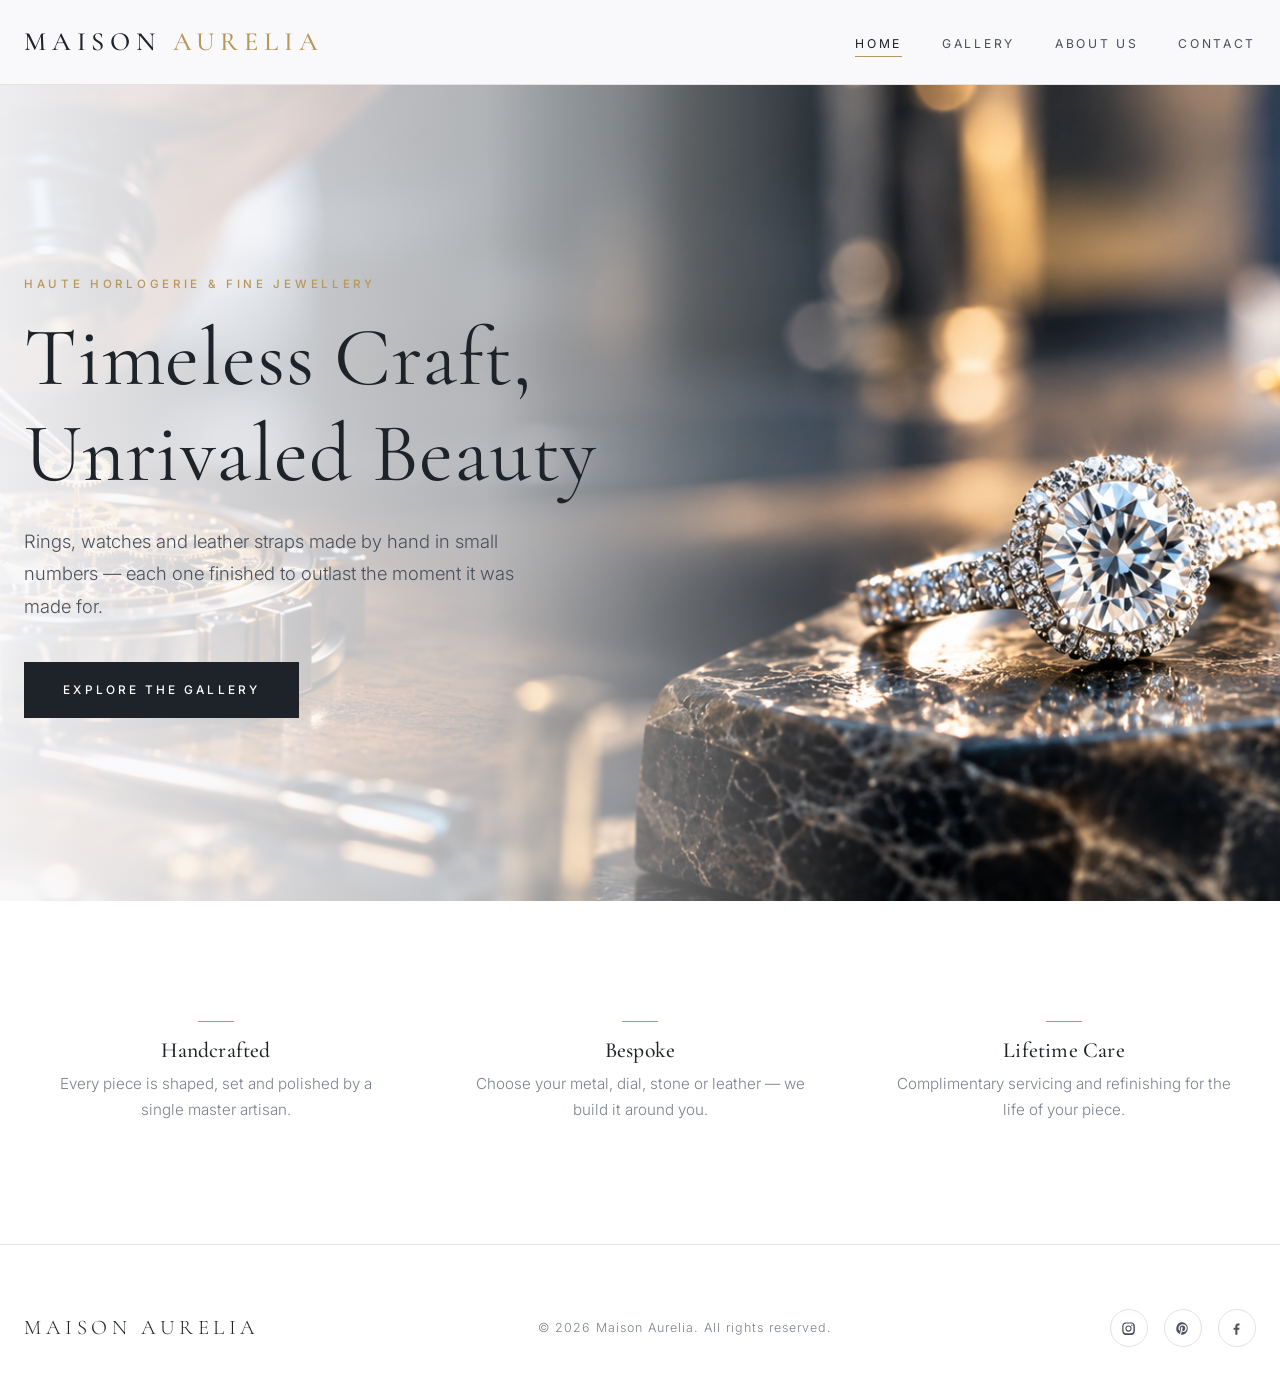
<file: index.html>
<!DOCTYPE html>
<html lang="en">
<head>
  <meta charset="UTF-8">
  <meta name="viewport" content="width=device-width, initial-scale=1">
  <title>Maison Aurelia — Timeless Craft, Unrivaled Beauty</title>
  <meta name="description" content="Maison Aurelia: bespoke fine rings, handcrafted watches and artisan leather straps.">
  <link rel="icon" href="assets/favicon.svg" type="image/svg+xml">
  <link rel="preconnect" href="https://fonts.googleapis.com">
  <link rel="preconnect" href="https://fonts.gstatic.com" crossorigin>
  <link href="https://fonts.googleapis.com/css2?family=Cormorant+Garamond:ital,wght@0,400;0,500;0,600;1,400&family=Inter:wght@300;400;500&display=swap" rel="stylesheet">
  <link rel="stylesheet" href="style.css">
</head>
<body>
  <a class="skip-link" href="#main">Skip to content</a>

  <header class="site-header">
    <div class="container header-inner">
      <a href="index.html" class="logo" aria-label="Maison Aurelia — Home">Maison <span>Aurelia</span></a>
      <button class="nav-toggle" aria-expanded="false" aria-controls="main-nav" aria-label="Toggle menu"><span></span></button>
      <nav class="main-nav" id="main-nav" aria-label="Primary">
        <ul class="nav-list">
          <li><a class="nav-link" href="index.html" aria-current="page">Home</a></li>
          <li><a class="nav-link" href="gallery.html">Gallery</a></li>
          <li><a class="nav-link" href="about.html">About Us</a></li>
          <li><a class="nav-link" href="contact.html">Contact</a></li>
        </ul>
      </nav>
    </div>
  </header>

  <main id="main">
    <section class="hero" aria-labelledby="hero-title">
      <div class="hero__media">
        <!-- To use a watchmaker video, uncomment and add your file:
        <video autoplay muted loop playsinline poster="assets/hero.svg">
          <source src="assets/watchmaker.mp4" type="video/mp4">
        </video> -->
        <img src="assets/Luxury ring.png" alt="A luxury steel and gold wristwatch in soft studio light" width="2400" height="1200">
      </div>
      <div class="container">
        <div class="hero__content">
          <span class="eyebrow">Haute Horlogerie &amp; Fine Jewellery</span>
          <h1 id="hero-title">Timeless Craft, Unrivaled Beauty</h1>
          <p>Rings, watches and leather straps made by hand in small numbers — each one finished to outlast the moment it was made for.</p>
          <a class="btn" href="gallery.html">Explore the Gallery</a>
        </div>
      </div>
    </section>

    <section class="section section--alt" aria-label="Our promise">
      <div class="container values">
        <div class="values__item reveal">
          <span class="values__mark"></span>
          <h3>Handcrafted</h3>
          <p>Every piece is shaped, set and polished by a single master artisan.</p>
        </div>
        <div class="values__item reveal reveal-delay-1">
          <span class="values__mark"></span>
          <h3>Bespoke</h3>
          <p>Choose your metal, dial, stone or leather — we build it around you.</p>
        </div>
        <div class="values__item reveal reveal-delay-2">
          <span class="values__mark"></span>
          <h3>Lifetime Care</h3>
          <p>Complimentary servicing and refinishing for the life of your piece.</p>
        </div>
      </div>
    </section>
  </main>

  <footer class="site-footer">
    <div class="container footer-inner">
      <span class="footer-brand">Maison Aurelia</span>
      <p class="footer-copy">&copy; 2026 Maison Aurelia. All rights reserved.</p>
      <div class="social" aria-label="Social links">
        <a href="https://instagram.com" aria-label="Instagram" target="_blank" rel="noopener"><svg viewBox="0 0 24 24" aria-hidden="true"><path d="M12 7a5 5 0 1 0 0 10 5 5 0 0 0 0-10zm0 8.2a3.2 3.2 0 1 1 0-6.4 3.2 3.2 0 0 1 0 6.4zM17.3 5.6a1.2 1.2 0 1 0 0 2.4 1.2 1.2 0 0 0 0-2.4zM12 2.2c-2.7 0-3 0-4.1.1-1.1 0-1.8.2-2.4.5-.7.3-1.2.6-1.8 1.200-.6.6-.9 1.100-1.200 1.800-.3.6-.4 1.300-.5 2.400C2 9.300 2 9.600 2 12.300s0 3 .1 4.100c.1 1.100.2 1.800.5 2.400.3.700.6 1.200 1.200 1.800.6.600 1.100.9 1.800 1.200.6.300 1.300.4 2.400.5 1.100.1 1.400.1 4.100.1s3 0 4.100-.1c1.100-.1 1.800-.2 2.400-.5.700-.3 1.200-.6 1.800-1.200.6-.6.9-1.100 1.200-1.800.3-.6.4-1.300.5-2.400.1-1.100.1-1.400.1-4.100s0-3-.1-4.100c-.1-1.100-.2-1.800-.5-2.400-.3-.7-.6-1.200-1.200-1.800-.6-.6-1.100-.9-1.800-1.200-.6-.3-1.300-.4-2.400-.5C15 2.200 14.700 2.200 12 2.200zm0 1.800c2.600 0 3 0 4 .1.900 0 1.400.2 1.700.3.400.2.700.4 1 .7.300.3.500.6.700 1 .1.300.3.800.3 1.700.1 1 .1 1.300.1 4s0 3-.1 4c0 .9-.2 1.400-.3 1.700-.2.400-.4.700-.7 1-.3.300-.6.500-1 .7-.3.100-.8.300-1.700.3-1 .1-1.300.1-4 .1s-3 0-4-.1c-.9 0-1.400-.2-1.700-.3-.4-.2-.7-.4-1-.7-.3-.3-.5-.6-.7-1-.1-.3-.3-.8-.3-1.700C4 15 4 14.700 4 12s0-3 .1-4c0-.9.2-1.400.3-1.700.2-.4.400-.7.7-1 .3-.3.600-.5 1-.7.300-.1.800-.3 1.700-.3C9 4 9.400 4 12 4z"/></svg></a>
        <a href="https://pinterest.com" aria-label="Pinterest" target="_blank" rel="noopener"><svg viewBox="0 0 24 24" aria-hidden="true"><path d="M12 2a10 10 0 0 0-3.600 19.300c-.1-.8-.2-2 0-2.900l1.200-5s-.3-.6-.3-1.500c0-1.400.8-2.400 1.800-2.400.9 0 1.300.6 1.300 1.400 0 .9-.5 2.100-.8 3.300-.2 1 .5 1.800 1.500 1.800 1.800 0 3.200-1.900 3.200-4.600 0-2.400-1.700-4.100-4.200-4.100-2.900 0-4.600 2.200-4.600 4.400 0 .9.300 1.800.7 2.300.1.100.1.200.1.300l-.3 1.100c0 .2-.1.200-.3.100-1.300-.6-2.100-2.500-2.100-4 0-3.300 2.400-6.300 6.900-6.300 3.600 0 6.400 2.600 6.400 6 0 3.600-2.300 6.500-5.400 6.500-1.100 0-2.100-.5-2.400-1.200l-.7 2.500c-.2.900-.9 2.100-1.300 2.800A10 10 0 1 0 12 2z"/></svg></a>
        <a href="https://facebook.com" aria-label="Facebook" target="_blank" rel="noopener"><svg viewBox="0 0 24 24" aria-hidden="true"><path d="M13.500 22v-8.200h2.800l.4-3.200h-3.200V8.600c0-.9.300-1.600 1.600-1.600h1.700V4.100c-.3 0-1.300-.1-2.500-.1-2.400 0-4.100 1.500-4.100 4.200v2.400H7.400v3.200h2.800V22h3.300z"/></svg></a>
      </div>
    </div>
  </footer>

  <script src="script.js"></script>
</body>
</html>
</file>
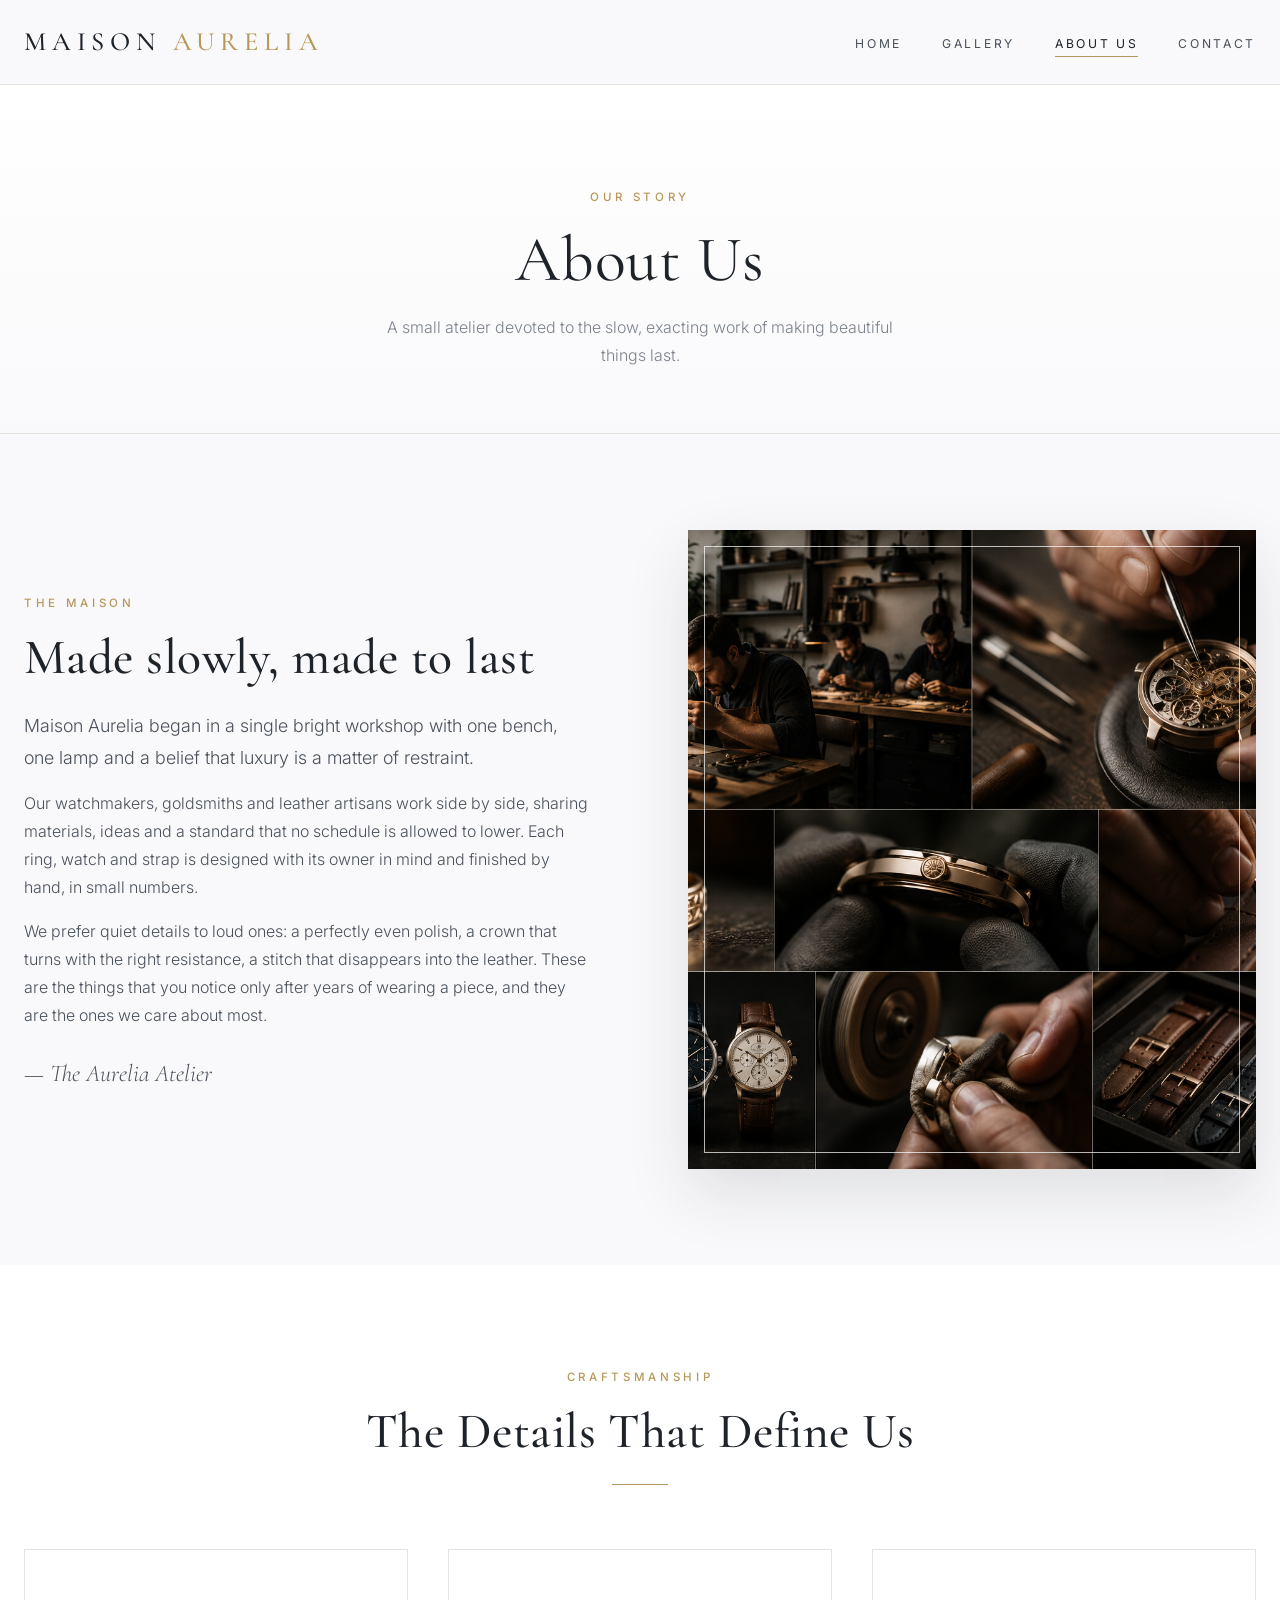
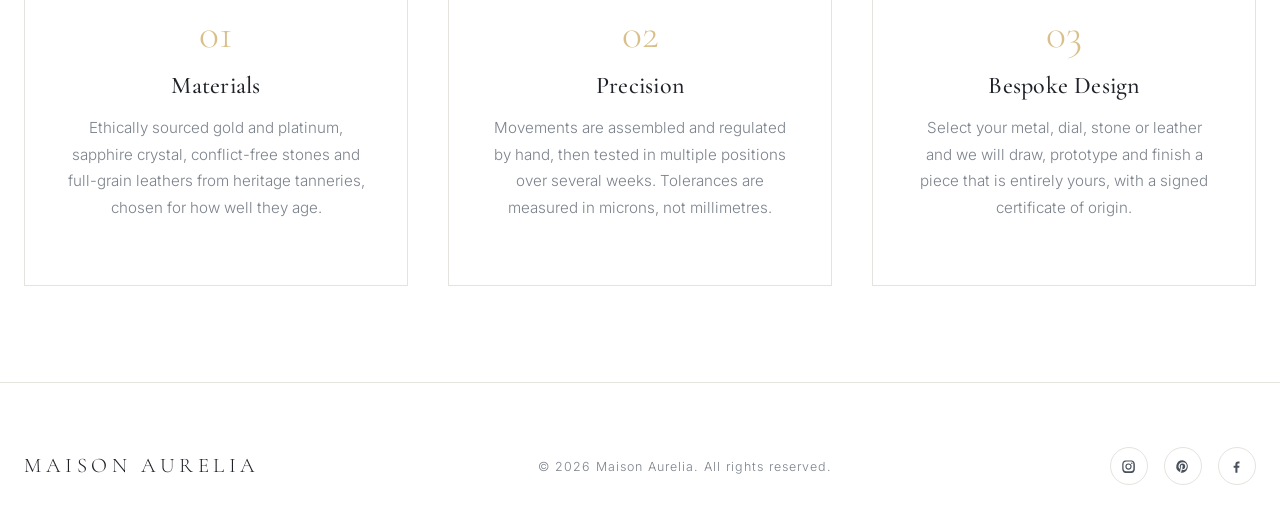
<file: about.html>
<!DOCTYPE html>
<html lang="en">
<head>
  <meta charset="UTF-8">
  <meta name="viewport" content="width=device-width, initial-scale=1">
  <title>About Us — Maison Aurelia</title>
  <meta name="description" content="The story and craftsmanship behind Maison Aurelia.">
  <link rel="icon" href="assets/favicon.svg" type="image/svg+xml">
  <link rel="preconnect" href="https://fonts.googleapis.com">
  <link rel="preconnect" href="https://fonts.gstatic.com" crossorigin>
  <link href="https://fonts.googleapis.com/css2?family=Cormorant+Garamond:ital,wght@0,400;0,500;0,600;1,400&family=Inter:wght@300;400;500&display=swap" rel="stylesheet">
  <link rel="stylesheet" href="style.css">
</head>
<body>
  <a class="skip-link" href="#main">Skip to content</a>

  <header class="site-header">
    <div class="container header-inner">
      <a href="index.html" class="logo" aria-label="Maison Aurelia — Home">Maison <span>Aurelia</span></a>
      <button class="nav-toggle" aria-expanded="false" aria-controls="main-nav" aria-label="Toggle menu"><span></span></button>
      <nav class="main-nav" id="main-nav" aria-label="Primary">
        <ul class="nav-list">
          <li><a class="nav-link" href="index.html">Home</a></li>
          <li><a class="nav-link" href="gallery.html">Gallery</a></li>
          <li><a class="nav-link" href="about.html" aria-current="page">About Us</a></li>
          <li><a class="nav-link" href="contact.html">Contact</a></li>
        </ul>
      </nav>
    </div>
  </header>

  <main id="main">
    <section class="page-banner">
      <div class="container">
        <span class="eyebrow">Our Story</span>
        <h1>About Us</h1>
        <p>A small atelier devoted to the slow, exacting work of making beautiful things last.</p>
      </div>
    </section>

    <!-- Brand story -->
    <section class="section" aria-labelledby="story-title">
      <div class="container split">
        <div class="story reveal">
          <span class="eyebrow">The Maison</span>
          <h2 id="story-title">Made slowly, made to last</h2>
          <p class="lead">Maison Aurelia began in a single bright workshop with one bench, one lamp and a belief that luxury is a matter of restraint.</p>
          <p>Our watchmakers, goldsmiths and leather artisans work side by side, sharing materials, ideas and a standard that no schedule is allowed to lower. Each ring, watch and strap is designed with its owner in mind and finished by hand, in small numbers.</p>
          <p>We prefer quiet details to loud ones: a perfectly even polish, a crown that turns with the right resistance, a stitch that disappears into the leather. These are the things that you notice only after years of wearing a piece, and they are the ones we care about most.</p>
          <p class="signature">— The Aurelia Atelier</p>
        </div>
        <div class="split__media reveal reveal-delay-1">
          <img src="assets/studio.png" alt="A bright watchmaker's studio with a workbench, lamp and tool rack" width="1600" height="1800" loading="lazy">
        </div>
      </div>
    </section>

    <!-- Craftsmanship highlights -->
    <section class="section section--alt" aria-labelledby="craft-title">
      <div class="container">
        <div class="section-head reveal">
          <span class="eyebrow">Craftsmanship</span>
          <h2 id="craft-title">The Details That Define Us</h2>
        </div>
        <div class="craft-grid">
          <article class="craft-card reveal">
            <span class="craft-card__num">01</span>
            <h3>Materials</h3>
            <p>Ethically sourced gold and platinum, sapphire crystal, conflict-free stones and full-grain leathers from heritage tanneries, chosen for how well they age.</p>
          </article>
          <article class="craft-card reveal reveal-delay-1">
            <span class="craft-card__num">02</span>
            <h3>Precision</h3>
            <p>Movements are assembled and regulated by hand, then tested in multiple positions over several weeks. Tolerances are measured in microns, not millimetres.</p>
          </article>
          <article class="craft-card reveal reveal-delay-2">
            <span class="craft-card__num">03</span>
            <h3>Bespoke Design</h3>
            <p>Select your metal, dial, stone or leather and we will draw, prototype and finish a piece that is entirely yours, with a signed certificate of origin.</p>
          </article>
        </div>
      </div>
    </section>
  </main>

  <footer class="site-footer">
    <div class="container footer-inner">
      <span class="footer-brand">Maison Aurelia</span>
      <p class="footer-copy">&copy; 2026 Maison Aurelia. All rights reserved.</p>
      <div class="social" aria-label="Social links">
        <a href="https://instagram.com" aria-label="Instagram" target="_blank" rel="noopener"><svg viewBox="0 0 24 24" aria-hidden="true"><path d="M12 7a5 5 0 1 0 0 10 5 5 0 0 0 0-10zm0 8.2a3.2 3.2 0 1 1 0-6.4 3.2 3.2 0 0 1 0 6.4zM17.3 5.6a1.2 1.2 0 1 0 0 2.4 1.2 1.2 0 0 0 0-2.4zM12 2.2c-2.7 0-3 0-4.1.1-1.1 0-1.8.2-2.4.5-.7.3-1.2.6-1.8 1.200-.6.6-.9 1.100-1.200 1.800-.3.6-.4 1.300-.5 2.400C2 9.300 2 9.600 2 12.300s0 3 .1 4.100c.1 1.100.2 1.800.5 2.400.3.700.6 1.200 1.200 1.800.6.600 1.100.9 1.800 1.200.6.300 1.300.4 2.400.5 1.100.1 1.400.1 4.100.1s3 0 4.100-.1c1.100-.1 1.800-.2 2.400-.5.700-.3 1.200-.6 1.800-1.200.6-.6.9-1.100 1.200-1.800.3-.6.4-1.300.5-2.400.1-1.100.1-1.400.1-4.100s0-3-.1-4.100c-.1-1.100-.2-1.800-.5-2.400-.3-.7-.6-1.200-1.200-1.800-.6-.6-1.100-.9-1.800-1.200-.6-.3-1.300-.4-2.400-.5C15 2.200 14.700 2.200 12 2.200zm0 1.800c2.600 0 3 0 4 .1.900 0 1.400.2 1.700.3.400.2.700.4 1 .7.300.3.500.6.700 1 .1.300.3.800.3 1.700.1 1 .1 1.300.1 4s0 3-.1 4c0 .9-.2 1.400-.3 1.700-.2.400-.4.700-.7 1-.3.300-.6.500-1 .7-.3.100-.8.300-1.700.3-1 .1-1.300.1-4 .1s-3 0-4-.1c-.9 0-1.400-.2-1.700-.3-.4-.2-.7-.4-1-.7-.3-.3-.5-.6-.7-1-.1-.3-.3-.8-.3-1.700C4 15 4 14.700 4 12s0-3 .1-4c0-.9.2-1.400.3-1.700.2-.4.400-.7.7-1 .3-.3.600-.5 1-.7.300-.1.800-.3 1.700-.3C9 4 9.400 4 12 4z"/></svg></a>
        <a href="https://pinterest.com" aria-label="Pinterest" target="_blank" rel="noopener"><svg viewBox="0 0 24 24" aria-hidden="true"><path d="M12 2a10 10 0 0 0-3.600 19.300c-.1-.8-.2-2 0-2.900l1.200-5s-.3-.6-.3-1.500c0-1.400.8-2.400 1.800-2.400.9 0 1.300.6 1.300 1.400 0 .9-.5 2.100-.8 3.300-.2 1 .5 1.800 1.500 1.800 1.800 0 3.200-1.900 3.200-4.600 0-2.400-1.700-4.100-4.200-4.100-2.900 0-4.600 2.200-4.600 4.400 0 .9.300 1.800.7 2.300.1.100.1.200.1.300l-.3 1.100c0 .2-.1.200-.3.100-1.300-.6-2.100-2.500-2.100-4 0-3.300 2.400-6.300 6.900-6.300 3.600 0 6.400 2.600 6.400 6 0 3.600-2.300 6.500-5.400 6.500-1.100 0-2.100-.5-2.400-1.200l-.7 2.500c-.2.900-.9 2.100-1.300 2.800A10 10 0 1 0 12 2z"/></svg></a>
        <a href="https://facebook.com" aria-label="Facebook" target="_blank" rel="noopener"><svg viewBox="0 0 24 24" aria-hidden="true"><path d="M13.500 22v-8.200h2.800l.4-3.200h-3.200V8.600c0-.9.300-1.600 1.600-1.600h1.700V4.100c-.3 0-1.300-.1-2.500-.1-2.400 0-4.100 1.500-4.100 4.200v2.400H7.400v3.200h2.800V22h3.300z"/></svg></a>
      </div>
    </div>
  </footer>

  <script src="script.js"></script>
</body>
</html>
</file>
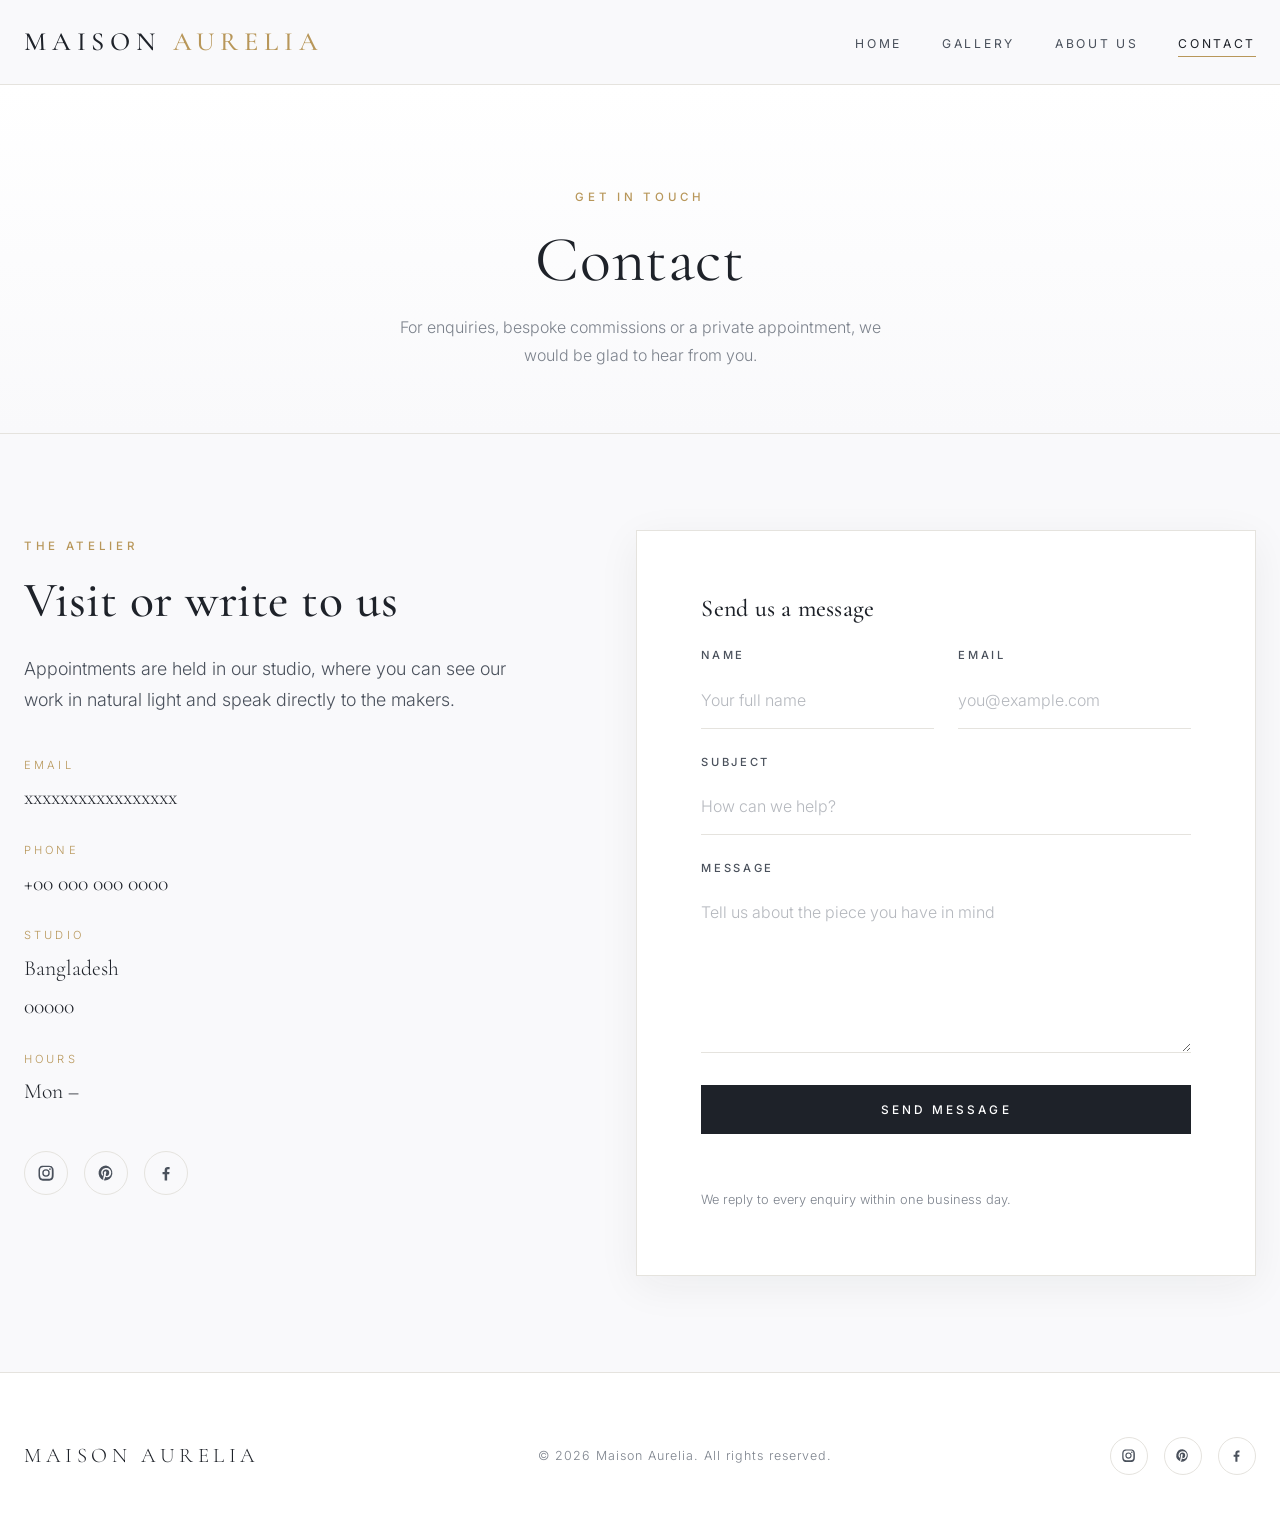
<file: contact.html>
<!DOCTYPE html>
<html lang="en">
<head>
  <meta charset="UTF-8">
  <meta name="viewport" content="width=device-width, initial-scale=1">
  <title>Contact — Maison Aurelia</title>
  <meta name="description" content="Contact the Maison Aurelia atelier for enquiries, bespoke commissions and private appointments.">
  <link rel="icon" href="assets/favicon.svg" type="image/svg+xml">
  <link rel="preconnect" href="https://fonts.googleapis.com">
  <link rel="preconnect" href="https://fonts.gstatic.com" crossorigin>
  <link href="https://fonts.googleapis.com/css2?family=Cormorant+Garamond:ital,wght@0,400;0,500;0,600;1,400&family=Inter:wght@300;400;500&display=swap" rel="stylesheet">
  <link rel="stylesheet" href="style.css">
</head>
<body>
  <a class="skip-link" href="#main">Skip to content</a>

  <header class="site-header">
    <div class="container header-inner">
      <a href="index.html" class="logo" aria-label="Maison Aurelia — Home">Maison <span>Aurelia</span></a>
      <button class="nav-toggle" aria-expanded="false" aria-controls="main-nav" aria-label="Toggle menu"><span></span></button>
      <nav class="main-nav" id="main-nav" aria-label="Primary">
        <ul class="nav-list">
          <li><a class="nav-link" href="index.html">Home</a></li>
          <li><a class="nav-link" href="gallery.html">Gallery</a></li>
          <li><a class="nav-link" href="about.html">About Us</a></li>
          <li><a class="nav-link" href="contact.html" aria-current="page">Contact</a></li>
        </ul>
      </nav>
    </div>
  </header>

  <main id="main">
    <section class="page-banner">
      <div class="container">
        <span class="eyebrow">Get in Touch</span>
        <h1>Contact</h1>
        <p>For enquiries, bespoke commissions or a private appointment, we would be glad to hear from you.</p>
      </div>
    </section>

    <section class="section" aria-label="Contact details and form">
      <div class="container contact-grid">
        <div class="contact-info reveal">
          <span class="eyebrow">The Atelier</span>
          <h2>Visit or write to us</h2>
          <p class="lead">Appointments are held in our studio, where you can see our work in natural light and speak directly to the makers.</p>

          <dl class="contact-list">
            <div>
              <dt>Email</dt>
              <dd><a href="#">xxxxxxxxxxxxxxxxx</a></dd>
            </div>
            <div>
              <dt>Phone</dt>
              <dd><a href="tel:+000000000000">+00 000 000 0000</a></dd>
            </div>
            <div>
              <dt>Studio</dt>
              <dd>Bangladesh<br> 00000</dd>
            </div>
            <div>
              <dt>Hours</dt>
              <dd>Mon –</dd>
            </div>
          </dl>

          <div class="social" aria-label="Social links">
            <a href="https://instagram.com" aria-label="Instagram" target="_blank" rel="noopener"><svg viewBox="0 0 24 24" aria-hidden="true"><path d="M12 7a5 5 0 1 0 0 10 5 5 0 0 0 0-10zm0 8.2a3.2 3.2 0 1 1 0-6.4 3.2 3.2 0 0 1 0 6.4zM17.3 5.6a1.2 1.2 0 1 0 0 2.4 1.2 1.2 0 0 0 0-2.4zM12 2.2c-2.7 0-3 0-4.1.1-1.1 0-1.8.2-2.4.5-.7.3-1.2.6-1.8 1.200-.6.6-.9 1.100-1.200 1.800-.3.6-.4 1.300-.5 2.400C2 9.300 2 9.600 2 12.300s0 3 .1 4.100c.1 1.100.2 1.800.5 2.400.3.700.6 1.200 1.200 1.800.6.600 1.100.9 1.800 1.200.6.300 1.300.4 2.400.5 1.100.1 1.400.1 4.100.1s3 0 4.100-.1c1.100-.1 1.800-.2 2.400-.5.700-.3 1.200-.6 1.800-1.200.6-.6.9-1.100 1.200-1.800.3-.6.4-1.300.5-2.400.1-1.100.1-1.400.1-4.100s0-3-.1-4.100c-.1-1.100-.2-1.800-.5-2.400-.3-.7-.6-1.200-1.200-1.800-.6-.6-1.100-.9-1.800-1.200-.6-.3-1.300-.4-2.400-.5C15 2.200 14.700 2.200 12 2.200zm0 1.800c2.600 0 3 0 4 .1.900 0 1.400.2 1.700.3.400.2.700.4 1 .7.300.3.500.6.700 1 .1.300.3.800.3 1.700.1 1 .1 1.300.1 4s0 3-.1 4c0 .9-.2 1.400-.3 1.700-.2.400-.4.700-.7 1-.3.300-.6.500-1 .7-.3.100-.8.300-1.700.3-1 .1-1.300.1-4 .1s-3 0-4-.1c-.9 0-1.400-.2-1.700-.3-.4-.2-.7-.4-1-.7-.3-.3-.5-.6-.7-1-.1-.3-.3-.8-.3-1.700C4 15 4 14.700 4 12s0-3 .1-4c0-.9.2-1.400.3-1.700.2-.4.400-.7.7-1 .3-.3.600-.5 1-.7.300-.1.800-.3 1.700-.3C9 4 9.400 4 12 4z"/></svg></a>
            <a href="https://pinterest.com" aria-label="Pinterest" target="_blank" rel="noopener"><svg viewBox="0 0 24 24" aria-hidden="true"><path d="M12 2a10 10 0 0 0-3.600 19.300c-.1-.8-.2-2 0-2.900l1.200-5s-.3-.6-.3-1.500c0-1.400.8-2.400 1.800-2.400.9 0 1.300.6 1.300 1.400 0 .9-.5 2.100-.8 3.300-.2 1 .5 1.800 1.500 1.800 1.800 0 3.200-1.900 3.200-4.600 0-2.400-1.700-4.100-4.200-4.100-2.900 0-4.600 2.200-4.600 4.400 0 .9.300 1.800.7 2.300.1.100.1.200.1.300l-.3 1.100c0 .2-.1.200-.3.100-1.300-.6-2.100-2.500-2.100-4 0-3.300 2.400-6.300 6.900-6.300 3.600 0 6.400 2.600 6.400 6 0 3.600-2.300 6.500-5.400 6.500-1.100 0-2.100-.5-2.400-1.200l-.7 2.500c-.2.900-.9 2.100-1.300 2.800A10 10 0 1 0 12 2z"/></svg></a>
            <a href="https://facebook.com" aria-label="Facebook" target="_blank" rel="noopener"><svg viewBox="0 0 24 24" aria-hidden="true"><path d="M13.500 22v-8.200h2.800l.4-3.200h-3.200V8.600c0-.9.300-1.600 1.600-1.600h1.700V4.100c-.3 0-1.300-.1-2.500-.1-2.400 0-4.100 1.500-4.100 4.200v2.400H7.400v3.200h2.800V22h3.300z"/></svg></a>
          </div>
        </div>

        <div class="form-card reveal reveal-delay-1">
          <h3>Send us a message</h3>
          <form id="contact-form" action="#" method="post" novalidate>
            <div class="form-row">
              <div class="field">
                <label for="name">Name</label>
                <input type="text" id="name" name="name" placeholder="Your full name" autocomplete="name" required>
              </div>
              <div class="field">
                <label for="email">Email</label>
                <input type="email" id="email" name="email" placeholder="you@example.com" autocomplete="email" required>
              </div>
            </div>
            <div class="field">
              <label for="subject">Subject</label>
              <input type="text" id="subject" name="subject" placeholder="How can we help?" required>
            </div>
            <div class="field">
              <label for="message">Message</label>
              <textarea id="message" name="message" rows="5" placeholder="Tell us about the piece you have in mind" required></textarea>
            </div>
            <button type="submit" class="btn btn--block">Send Message</button>
            <p class="form-status" id="form-status" role="status" aria-live="polite"></p>
            <p class="form-note">We reply to every enquiry within one business day.</p>
          </form>
        </div>
      </div>
    </section>
  </main>

  <footer class="site-footer">
    <div class="container footer-inner">
      <span class="footer-brand">Maison Aurelia</span>
      <p class="footer-copy">&copy; 2026 Maison Aurelia. All rights reserved.</p>
      <div class="social" aria-label="Social links">
        <a href="https://instagram.com" aria-label="Instagram" target="_blank" rel="noopener"><svg viewBox="0 0 24 24" aria-hidden="true"><path d="M12 7a5 5 0 1 0 0 10 5 5 0 0 0 0-10zm0 8.2a3.2 3.2 0 1 1 0-6.4 3.2 3.2 0 0 1 0 6.4zM17.3 5.6a1.2 1.2 0 1 0 0 2.4 1.2 1.2 0 0 0 0-2.4zM12 2.2c-2.7 0-3 0-4.1.1-1.1 0-1.8.2-2.4.5-.7.3-1.2.6-1.8 1.200-.6.6-.9 1.100-1.200 1.800-.3.6-.4 1.300-.5 2.400C2 9.300 2 9.600 2 12.300s0 3 .1 4.100c.1 1.100.2 1.800.5 2.400.3.700.6 1.200 1.200 1.800.6.600 1.100.9 1.800 1.200.6.300 1.300.4 2.400.5 1.100.1 1.400.1 4.100.1s3 0 4.100-.1c1.100-.1 1.800-.2 2.400-.5.700-.3 1.200-.6 1.800-1.200.6-.6.9-1.100 1.200-1.800.3-.6.4-1.300.5-2.400.1-1.100.1-1.400.1-4.100s0-3-.1-4.100c-.1-1.100-.2-1.800-.5-2.400-.3-.7-.6-1.200-1.200-1.800-.6-.6-1.100-.9-1.800-1.200-.6-.3-1.300-.4-2.400-.5C15 2.200 14.700 2.200 12 2.200zm0 1.800c2.600 0 3 0 4 .1.900 0 1.400.2 1.700.3.400.2.700.4 1 .7.300.3.500.6.700 1 .1.300.3.800.3 1.700.1 1 .1 1.300.1 4s0 3-.1 4c0 .9-.2 1.400-.3 1.700-.2.400-.4.700-.7 1-.3.300-.6.500-1 .7-.3.100-.8.300-1.700.3-1 .1-1.300.1-4 .1s-3 0-4-.1c-.9 0-1.400-.2-1.700-.3-.4-.2-.7-.4-1-.7-.3-.3-.5-.6-.7-1-.1-.3-.3-.8-.3-1.700C4 15 4 14.700 4 12s0-3 .1-4c0-.9.2-1.400.3-1.700.2-.4.400-.7.7-1 .3-.3.600-.5 1-.7.300-.1.800-.3 1.700-.3C9 4 9.400 4 12 4z"/></svg></a>
        <a href="https://pinterest.com" aria-label="Pinterest" target="_blank" rel="noopener"><svg viewBox="0 0 24 24" aria-hidden="true"><path d="M12 2a10 10 0 0 0-3.600 19.300c-.1-.8-.2-2 0-2.900l1.200-5s-.3-.6-.3-1.500c0-1.400.8-2.400 1.800-2.400.9 0 1.300.6 1.300 1.400 0 .9-.5 2.100-.8 3.300-.2 1 .5 1.800 1.500 1.800 1.800 0 3.200-1.900 3.200-4.600 0-2.400-1.700-4.100-4.200-4.100-2.900 0-4.600 2.200-4.600 4.400 0 .9.300 1.800.7 2.300.1.100.1.200.1.300l-.3 1.100c0 .2-.1.200-.3.100-1.300-.6-2.100-2.500-2.100-4 0-3.300 2.400-6.300 6.900-6.300 3.600 0 6.400 2.600 6.400 6 0 3.600-2.300 6.500-5.400 6.500-1.100 0-2.100-.5-2.400-1.200l-.7 2.500c-.2.900-.9 2.100-1.300 2.800A10 10 0 1 0 12 2z"/></svg></a>
        <a href="https://facebook.com" aria-label="Facebook" target="_blank" rel="noopener"><svg viewBox="0 0 24 24" aria-hidden="true"><path d="M13.500 22v-8.200h2.800l.4-3.200h-3.200V8.600c0-.9.300-1.600 1.600-1.600h1.700V4.100c-.3 0-1.300-.1-2.500-.1-2.400 0-4.100 1.500-4.100 4.200v2.400H7.400v3.200h2.800V22h3.300z"/></svg></a>
      </div>
    </div>
  </footer>

  <script src="script.js"></script>
</body>
</html>
</file>
<file: style.css>
/* ==========================================================================
   Themes Name: mahmudThem
Version: 0.1.0
Author: Md. Sultan Mahmud
Author URI: https://sultanmahmud-webdeveloper.github.io/portfolio-2/index.html
Description: mahmudThem is a custom, lightweight, and modern responsive WordPress theme created by Md. Sultan Mahmud.
   ========================================================================== */

/* ---------- 1. Design Tokens ---------- */
:root {
  /* Colors */
  --c-bg: #F9F9FB;
  --c-surface: #FFFFFF;
  --c-surface-alt: #F2F1EE;
  --c-ink: #1E2229;
  --c-slate: #4A515C;
  --c-muted: #7C828C;
  --c-taupe: #A89886;
  --c-gold: #B8975A;
  --c-gold-light: #D9C08A;
  --c-line: #E5E3DE;

  /* Typography */
  --f-serif: 'Cormorant Garamond', 'Playfair Display', Georgia, serif;
  --f-sans: 'Inter', 'Montserrat', 'Helvetica Neue', Arial, sans-serif;

  /* Spacing scale */
  --s-1: 0.5rem;
  --s-2: 1rem;
  --s-3: 1.5rem;
  --s-4: 2.5rem;
  --s-5: 4rem;
  --s-6: 6rem;
  --s-7: 9rem;

  /* Layout & effects */
  --container: 1240px;
  --header-h: 84px;
  --radius: 2px;
  --shadow-soft: 0 10px 40px rgba(30, 34, 41, 0.06);
  --shadow-lift: 0 24px 60px rgba(30, 34, 41, 0.12);
  --ease: cubic-bezier(0.22, 0.61, 0.36, 1);
  --t-fast: 0.3s var(--ease);
  --t-slow: 0.9s var(--ease);
}

/* ---------- 2. Reset & Base ---------- */
*, *::before, *::after { box-sizing: border-box; }
html { scroll-behavior: smooth; -webkit-text-size-adjust: 100%; }
body {
  margin: 0;
  background: var(--c-bg);
  color: var(--c-slate);
  font-family: var(--f-sans);
  font-size: 1rem;
  font-weight: 300;
  line-height: 1.75;
  -webkit-font-smoothing: antialiased;
  text-rendering: optimizeLegibility;
}
img, svg, video { display: block; max-width: 100%; height: auto; }
a { color: inherit; text-decoration: none; }
ul { list-style: none; margin: 0; padding: 0; }
h1, h2, h3, h4 {
  margin: 0 0 var(--s-2);
  font-family: var(--f-serif);
  font-weight: 500;
  color: var(--c-ink);
  line-height: 1.15;
  letter-spacing: 0.01em;
}
h1 { font-size: clamp(2.8rem, 6.5vw, 5.4rem); font-weight: 400; }
h2 { font-size: clamp(2rem, 4vw, 3.1rem); }
h3 { font-size: 1.5rem; }
p { margin: 0 0 var(--s-2); }
:focus-visible { outline: 2px solid var(--c-gold); outline-offset: 3px; }
::selection { background: var(--c-gold-light); color: var(--c-ink); }

.container { width: min(100% - 3rem, var(--container)); margin-inline: auto; }
.section { padding-block: var(--s-6); }
.section--alt { background: var(--c-surface); }
.skip-link {
  position: absolute; left: -999px; top: 0; background: var(--c-ink);
  color: #fff; padding: 0.75rem 1rem; z-index: 200;
}
.skip-link:focus { left: 0; }

/* ---------- 3. Shared Typography Helpers ---------- */
.eyebrow {
  display: inline-block;
  margin-bottom: var(--s-2);
  font-size: 0.72rem;
  font-weight: 500;
  letter-spacing: 0.32em;
  text-transform: uppercase;
  color: var(--c-gold);
}
.lead { font-size: 1.12rem; color: var(--c-slate); max-width: 56ch; }
.section-head { text-align: center; max-width: 640px; margin: 0 auto var(--s-5); }
.section-head::after {
  content: ''; display: block; width: 56px; height: 1px;
  margin: var(--s-3) auto 0; background: var(--c-gold);
}

/* ---------- 4. Buttons ---------- */
.btn {
  display: inline-block;
  padding: 1.05rem 2.4rem;
  border: 1px solid var(--c-ink);
  background: var(--c-ink);
  color: #fff;
  font-family: var(--f-sans);
  font-size: 0.74rem;
  font-weight: 500;
  letter-spacing: 0.26em;
  text-transform: uppercase;
  text-align: center;
  cursor: pointer;
  transition: background var(--t-fast), color var(--t-fast), border-color var(--t-fast), transform var(--t-fast), box-shadow var(--t-fast);
}
.btn:hover { background: transparent; color: var(--c-ink); transform: translateY(-2px); box-shadow: var(--shadow-soft); }
.btn--gold { background: var(--c-gold); border-color: var(--c-gold); }
.btn--gold:hover { background: transparent; color: var(--c-gold); }
.btn--light { background: #fff; color: var(--c-ink); border-color: #fff; }
.btn--light:hover { background: transparent; color: #fff; border-color: #fff; }
.btn--block { display: block; width: 100%; }

/* ---------- 5. Header ---------- */
.site-header {
  position: sticky; top: 0; z-index: 100;
  background: rgba(249, 249, 251, 0.88);
  -webkit-backdrop-filter: saturate(160%) blur(14px);
  backdrop-filter: saturate(160%) blur(14px);
  border-bottom: 1px solid var(--c-line);
}
.header-inner {
  display: flex; align-items: center; justify-content: space-between;
  height: var(--header-h);
}
.logo {
  font-family: var(--f-serif);
  font-size: 1.65rem;
  font-weight: 500;
  letter-spacing: 0.22em;
  text-transform: uppercase;
  color: var(--c-ink);
}
.logo span { color: var(--c-gold); }
.nav-list { display: flex; gap: var(--s-4); }
.nav-link {
  position: relative; padding: 0.4rem 0;
  font-size: 0.76rem; font-weight: 400;
  letter-spacing: 0.22em; text-transform: uppercase;
  color: var(--c-slate);
  transition: color var(--t-fast);
}
.nav-link::after {
  content: ''; position: absolute; left: 0; bottom: 0;
  width: 100%; height: 1px; background: var(--c-gold);
  transform: scaleX(0); transform-origin: right;
  transition: transform 0.4s var(--ease);
}
.nav-link:hover, .nav-link[aria-current="page"] { color: var(--c-ink); }
.nav-link:hover::after, .nav-link[aria-current="page"]::after { transform: scaleX(1); transform-origin: left; }

.nav-toggle {
  display: none; width: 44px; height: 44px;
  background: none; border: 0; cursor: pointer; position: relative;
}
.nav-toggle span, .nav-toggle span::before, .nav-toggle span::after {
  content: ''; position: absolute; left: 10px; right: 10px; height: 1.5px;
  background: var(--c-ink); transition: transform var(--t-fast), opacity var(--t-fast);
}
.nav-toggle span { top: 50%; }
.nav-toggle span::before { left: 0; right: 0; top: -7px; }
.nav-toggle span::after { left: 0; right: 0; top: 7px; }
.nav-toggle[aria-expanded="true"] span { background: transparent; }
.nav-toggle[aria-expanded="true"] span::before { transform: translateY(7px) rotate(45deg); }
.nav-toggle[aria-expanded="true"] span::after { transform: translateY(-7px) rotate(-45deg); }

/* ---------- 6. Hero ---------- */
.hero {
  position: relative;
  min-height: calc(100vh - var(--header-h));
  min-height: calc(100svh - var(--header-h));
  display: flex; align-items: center;
  overflow: hidden;
  background: var(--c-surface-alt);
}
.hero__media { position: absolute; inset: 0; }
.hero__media img, .hero__media video {
  width: 100%; height: 100%; object-fit: cover; object-position: 70% center;
  animation: heroDrift 24s ease-in-out infinite alternate;
}
.hero__media::after {
  content: ''; position: absolute; inset: 0;
  background: linear-gradient(90deg, rgba(249,249,251,0.95) 0%, rgba(249,249,251,0.7) 38%, rgba(249,249,251,0) 70%);
}
@keyframes heroDrift { from { transform: scale(1.02); } to { transform: scale(1.09); } }
.hero__content { position: relative; z-index: 2; max-width: 620px; padding-block: var(--s-6); }
.hero__content h1 { margin-bottom: var(--s-3); }
.hero__content p { font-size: 1.15rem; max-width: 46ch; margin-bottom: var(--s-4); }

/* Home: feature strip */
.values { display: grid; grid-template-columns: repeat(3, 1fr); gap: var(--s-4); text-align: center; }
.values__item { padding: var(--s-3); }
.values__item h3 { font-size: 1.35rem; margin-bottom: 0.5rem; }
.values__item p { font-size: 0.95rem; color: var(--c-muted); margin: 0; }
.values__mark { display: block; margin: 0 auto var(--s-2); width: 36px; height: 1px; background: var(--c-gold); }

/* ---------- 7. Page Banner (inner pages) ---------- */
.page-banner {
  padding-block: var(--s-6) var(--s-5);
  text-align: center;
  background: linear-gradient(180deg, var(--c-surface) 0%, var(--c-bg) 100%);
  border-bottom: 1px solid var(--c-line);
}
.page-banner h1 { font-size: clamp(2.4rem, 5vw, 4rem); margin-bottom: var(--s-2); }
.page-banner p { margin: 0 auto; color: var(--c-muted); max-width: 52ch; }

/* ---------- 8. Product Gallery ---------- */
.product-grid { display: grid; grid-template-columns: repeat(3, 1fr); gap: var(--s-4); }
.product-card {
  background: var(--c-surface);
  border: 1px solid var(--c-line);
  transition: transform 0.5s var(--ease), box-shadow 0.5s var(--ease);
  display: flex; flex-direction: column;
}
.product-card:hover { transform: translateY(-8px); box-shadow: var(--shadow-lift); }
.product-card__media {
  position: relative; overflow: hidden; aspect-ratio: 1 / 1;
  background: var(--c-surface-alt); display: block; width: 100%;
  border: 0; padding: 0; cursor: zoom-in;
}
.product-card__media img {
  width: 100%; height: 100%; object-fit: cover;
  transition: transform 1.1s var(--ease);
}
.product-card:hover .product-card__media img { transform: scale(1.09); }
.product-card__zoom {
  position: absolute; right: 14px; bottom: 14px;
  width: 42px; height: 42px; border-radius: 50%;
  background: rgba(255,255,255,0.92); color: var(--c-ink);
  display: grid; place-items: center; font-size: 1.1rem;
  opacity: 0; transform: translateY(8px);
  transition: opacity var(--t-fast), transform var(--t-fast);
  box-shadow: var(--shadow-soft);
}
.product-card:hover .product-card__zoom, .product-card__media:focus-visible .product-card__zoom { opacity: 1; transform: none; }
.product-card__body { padding: var(--s-3); display: flex; flex-direction: column; flex: 1; text-align: center; }
.product-card__tag {
  font-size: 0.68rem; letter-spacing: 0.3em; text-transform: uppercase; color: var(--c-gold); margin-bottom: 0.4rem;
}
.product-card__title { font-size: 1.55rem; margin-bottom: 0.5rem; }
.product-card__desc { font-size: 0.93rem; color: var(--c-muted); flex: 1; }
.product-card__price { font-family: var(--f-serif); font-size: 1.25rem; color: var(--c-ink); margin: var(--s-1) 0 var(--s-2); }

/* Lightbox */
.lightbox {
  position: fixed; inset: 0; z-index: 300;
  display: none; align-items: center; justify-content: center;
  padding: var(--s-3);
  background: rgba(249, 249, 251, 0.96);
  -webkit-backdrop-filter: blur(10px); backdrop-filter: blur(10px);
}
.lightbox.is-open { display: flex; animation: fadeIn 0.4s var(--ease); }
.lightbox figure { margin: 0; max-width: min(90vw, 760px); text-align: center; }
.lightbox img { max-height: 78vh; width: auto; margin-inline: auto; box-shadow: var(--shadow-lift); }
.lightbox figcaption { margin-top: var(--s-2); font-family: var(--f-serif); font-size: 1.3rem; color: var(--c-ink); }
.lightbox__close {
  position: absolute; top: 20px; right: 24px; width: 48px; height: 48px;
  border: 1px solid var(--c-line); background: #fff; border-radius: 50%;
  font-size: 1.4rem; line-height: 1; cursor: pointer; color: var(--c-ink);
  transition: background var(--t-fast), color var(--t-fast);
}
.lightbox__close:hover { background: var(--c-ink); color: #fff; }
@keyframes fadeIn { from { opacity: 0; } to { opacity: 1; } }

/* ---------- 9. About ---------- */
.split { display: grid; grid-template-columns: 1fr 1fr; gap: var(--s-6); align-items: center; }
.split__media { position: relative; overflow: hidden; box-shadow: var(--shadow-lift); }
.split__media img { width: 100%; aspect-ratio: 8 / 9; object-fit: cover; transition: transform 1.2s var(--ease); }
.split__media:hover img { transform: scale(1.05); }
.split__media::before {
  content: ''; position: absolute; inset: 16px; z-index: 1;
  border: 1px solid rgba(255,255,255,0.7); pointer-events: none;
}
.story h2 { margin-bottom: var(--s-3); }
.story p { color: var(--c-slate); }
.signature { font-family: var(--f-serif); font-style: italic; font-size: 1.5rem; color: var(--c-ink); margin-top: var(--s-3); }

.craft-grid { display: grid; grid-template-columns: repeat(3, 1fr); gap: var(--s-4); }
.craft-card {
  position: relative; background: var(--c-surface); border: 1px solid var(--c-line);
  padding: var(--s-5) var(--s-4); text-align: center;
  transition: transform 0.5s var(--ease), box-shadow 0.5s var(--ease), border-color 0.5s var(--ease);
}
.craft-card::before {
  content: ''; position: absolute; left: 50%; top: 0; width: 0; height: 2px;
  background: var(--c-gold); transform: translateX(-50%); transition: width 0.6s var(--ease);
}
.craft-card:hover { transform: translateY(-8px); box-shadow: var(--shadow-lift); border-color: transparent; }
.craft-card:hover::before { width: 100%; }
.craft-card__num { font-family: var(--f-serif); font-size: 2.6rem; color: var(--c-gold-light); line-height: 1; margin-bottom: var(--s-2); display: block; }
.craft-card p { color: var(--c-muted); font-size: 0.95rem; margin: 0; }

/* ---------- 10. Contact ---------- */
.contact-grid { display: grid; grid-template-columns: 5fr 6fr; gap: var(--s-6); align-items: start; }
.contact-info h2 { margin-bottom: var(--s-3); }
.contact-list { margin: var(--s-4) 0; display: grid; gap: var(--s-3); }
.contact-list dt {
  font-size: 0.7rem; letter-spacing: 0.28em; text-transform: uppercase; color: var(--c-gold); margin-bottom: 0.25rem;
}
.contact-list dd { margin: 0; font-family: var(--f-serif); font-size: 1.35rem; color: var(--c-ink); }
.contact-list a { transition: color var(--t-fast); }
.contact-list a:hover { color: var(--c-gold); }

.form-card { background: var(--c-surface); border: 1px solid var(--c-line); padding: var(--s-5); box-shadow: var(--shadow-soft); }
.form-card h3 { margin-bottom: var(--s-3); }
.form-row { display: grid; grid-template-columns: 1fr 1fr; gap: var(--s-3); }
.field { position: relative; margin-bottom: var(--s-3); }
.field label {
  display: block; margin-bottom: 0.4rem;
  font-size: 0.7rem; font-weight: 500; letter-spacing: 0.24em; text-transform: uppercase; color: var(--c-slate);
}
.field input, .field textarea {
  width: 100%; padding: 0.85rem 0;
  font: inherit; font-size: 1rem; color: var(--c-ink);
  background: transparent; border: 0; border-bottom: 1px solid var(--c-line); border-radius: 0;
  transition: border-color var(--t-fast), box-shadow var(--t-fast);
}
.field textarea { resize: vertical; min-height: 140px; }
.field input::placeholder, .field textarea::placeholder { color: #B5B8BE; }
.field input:hover, .field textarea:hover { border-color: var(--c-taupe); }
.field input:focus, .field textarea:focus { outline: none; border-color: var(--c-gold); box-shadow: 0 1px 0 0 var(--c-gold); }
.form-note { margin: var(--s-2) 0 0; font-size: 0.8rem; color: var(--c-muted); }
.form-status { margin-top: var(--s-2); font-size: 0.92rem; color: var(--c-gold); min-height: 1.5em; }

.social { display: flex; gap: var(--s-2); flex-wrap: wrap; }
.social a {
  width: 44px; height: 44px; display: grid; place-items: center;
  border: 1px solid var(--c-line); border-radius: 50%; color: var(--c-slate);
  transition: background var(--t-fast), color var(--t-fast), border-color var(--t-fast), transform var(--t-fast);
}
.social a:hover { background: var(--c-ink); border-color: var(--c-ink); color: #fff; transform: translateY(-3px); }
.social svg { width: 18px; height: 18px; fill: currentColor; }

/* ---------- 11. Footer ---------- */
.site-footer { background: var(--c-surface); border-top: 1px solid var(--c-line); padding-block: var(--s-5) var(--s-4); margin-top: 0; }
.footer-inner { display: flex; align-items: center; justify-content: space-between; gap: var(--s-3); flex-wrap: wrap; }
.footer-brand { font-family: var(--f-serif); font-size: 1.3rem; letter-spacing: 0.22em; text-transform: uppercase; color: var(--c-ink); }
.footer-copy { font-size: 0.78rem; letter-spacing: 0.08em; color: var(--c-muted); margin: 0; }
.site-footer .social a { width: 38px; height: 38px; }
.site-footer .social svg { width: 15px; height: 15px; }

/* ---------- 12. Reveal on scroll ---------- */
.reveal { opacity: 0; transform: translateY(26px); transition: opacity 1s var(--ease), transform 1s var(--ease); }
.reveal.is-visible { opacity: 1; transform: none; }
.reveal-delay-1 { transition-delay: 0.12s; }
.reveal-delay-2 { transition-delay: 0.24s; }

/* ---------- 13. Responsive ---------- */
@media (max-width: 1024px) {
  :root { --s-6: 5rem; }
  .product-grid, .craft-grid { grid-template-columns: repeat(2, 1fr); }
  .split, .contact-grid { gap: var(--s-5); }
  .nav-list { gap: var(--s-3); }
}

@media (max-width: 820px) {
  :root { --header-h: 72px; --s-6: 4rem; --s-5: 3rem; }
  .nav-toggle { display: block; }
  .main-nav {
    position: absolute; top: 100%; left: 0; right: 0;
    background: var(--c-bg); border-bottom: 1px solid var(--c-line);
    max-height: 0; overflow: hidden; transition: max-height 0.5s var(--ease);
  }
  .main-nav.is-open { max-height: 380px; box-shadow: var(--shadow-soft); }
  .nav-list { flex-direction: column; gap: 0; padding: var(--s-2) 1.5rem var(--s-3); }
  .nav-link { display: inline-block; padding: 0.9rem 0; }
  .hero__media::after { background: linear-gradient(180deg, rgba(249,249,251,0.92) 0%, rgba(249,249,251,0.75) 55%, rgba(249,249,251,0.4) 100%); }
  .hero__media img, .hero__media video { object-position: 78% center; }
  .values { grid-template-columns: 1fr; gap: var(--s-2); }
  .split, .contact-grid { grid-template-columns: 1fr; }
  .split__media { order: -1; }
  .form-card { padding: var(--s-4) var(--s-3); }
}

@media (max-width: 600px) {
  .container { width: min(100% - 2rem, var(--container)); }
  .product-grid, .craft-grid { grid-template-columns: 1fr; gap: var(--s-3); }
  .form-row { grid-template-columns: 1fr; gap: 0; }
  .footer-inner { flex-direction: column; text-align: center; }
  .btn { width: 100%; }
  .hero__content .btn { width: auto; }
  .logo { font-size: 1.35rem; letter-spacing: 0.16em; }
}

/* ---------- 14. Accessibility ---------- */
@media (prefers-reduced-motion: reduce) {
  html { scroll-behavior: auto; }
  *, *::before, *::after { animation: none !important; transition-duration: 0.01ms !important; }
  .reveal { opacity: 1; transform: none; }
}
</file>
